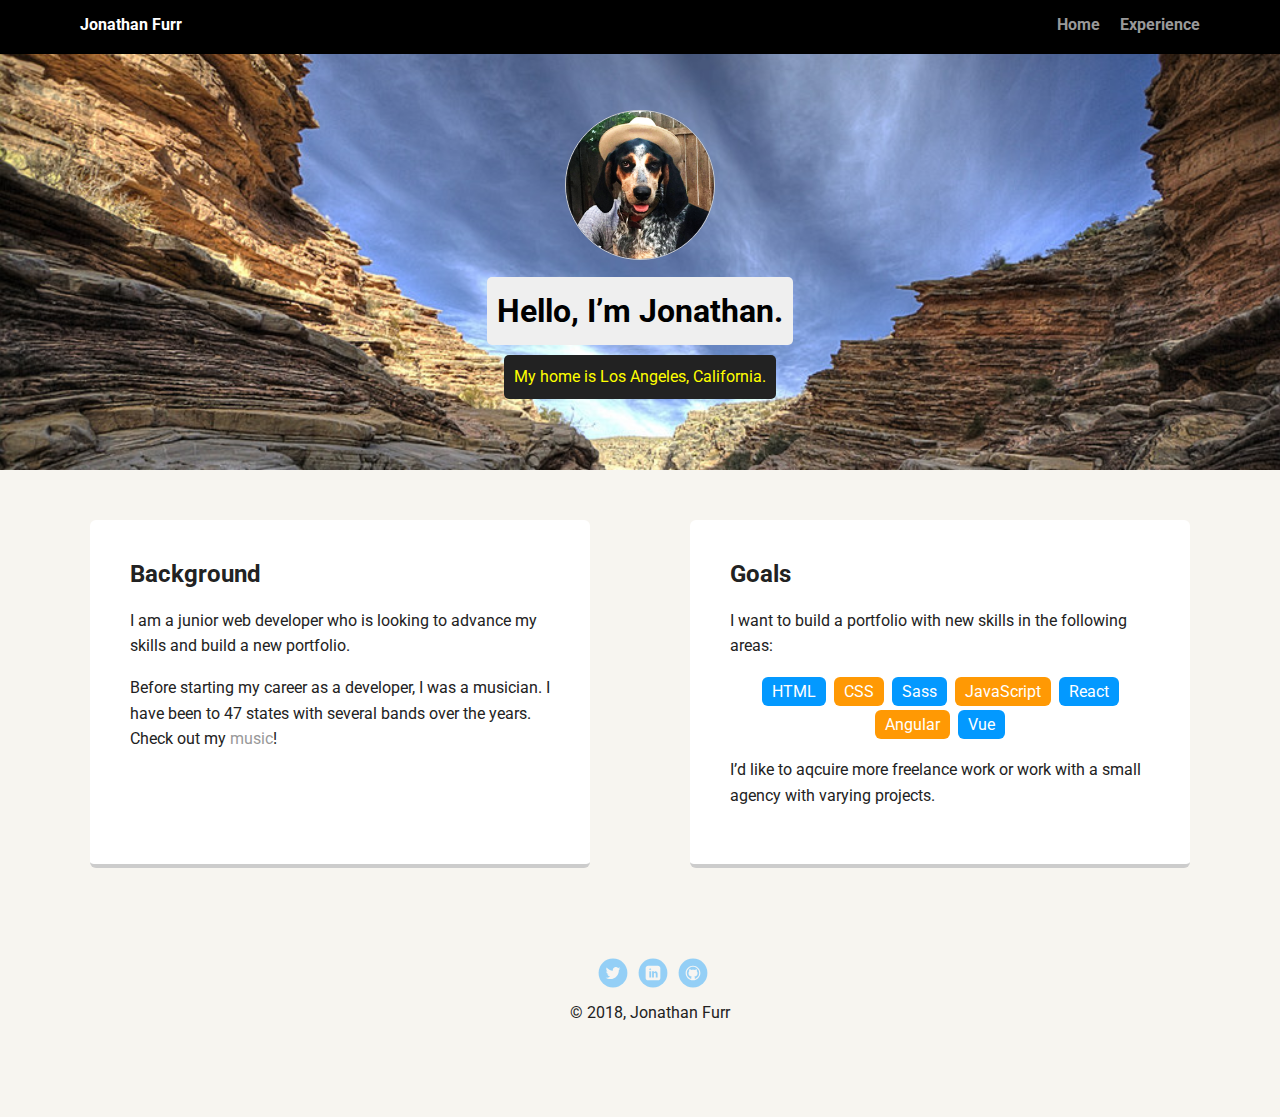
<file: index.html>
<!doctype html>
<html lang="en">

<head>
  <meta charset="utf-8">
  <title>Jonathan Furr's Profile</title>
  <meta name="viewport" content="width=device-width, initial-scale=1.0">
  <link rel="stylesheet" href="styles.css">
  <link href="https://fonts.googleapis.com/css?family=Muli%7CRoboto:400,300,500,700,900" rel="stylesheet">
</head>

<body>
  <div class="main-nav">
    <ul class="nav">
      <li class="name">Jonathan Furr</li>
      <li><a href="index.html">Home</a></li>
      <li><a href="experience.html">Experience</a></li>
    </ul>
  </div>
  <header>
    <img src="images/me.png" alt="Photo of Jonathan Furr and Birdie" class="profile-image">
    <h1 class="tag name">Hello, I’m Jonathan.</h1>
    <p class="tag location">My home is Los Angeles, California.</p>
  </header>
  <main class="flex">
    <div class="card">
      <h2>Background</h2>
      <p>I am a junior web developer who is looking to advance my skills and build a new portfolio.</p>
      <p>Before starting my career as a developer, I was a musician. I have been to 47 states with several bands over the years. Check out my <a href="http://tbirdandthebreaks.com">music</a>!</p>
    </div>
    <div class="card">
      <h2>Goals</h2>
      <p>I want to build a portfolio with new skills in the following areas:</p>
      <ul class="skills">
        <li>HTML</li>
        <li>CSS</li>
        <li>Sass</li>
        <li>JavaScript</li>
        <li>React</li>
        <li>Angular</li>
        <li>Vue</li>
      </ul>
      <p>I’d like to aqcuire more freelance work or work with a small agency with varying projects.</p>
    </div>
  </main>
  <footer>
    <ul>
      <li><a href="https://twitter.com/jonfurr" class="social twitter">Twitter</a></li>
      <li><a href="https://www.linkedin.com/in/jonathanfurr/" class="social linkedin">LinkedIn</a></li>
      <li><a href="https://github.com/jonfurr" class="social github">Github</a></li>
    </ul>
    <p class="copyright">&copy; 2018, Jonathan Furr</p>
  </footer>
</body>

</html>
</file>
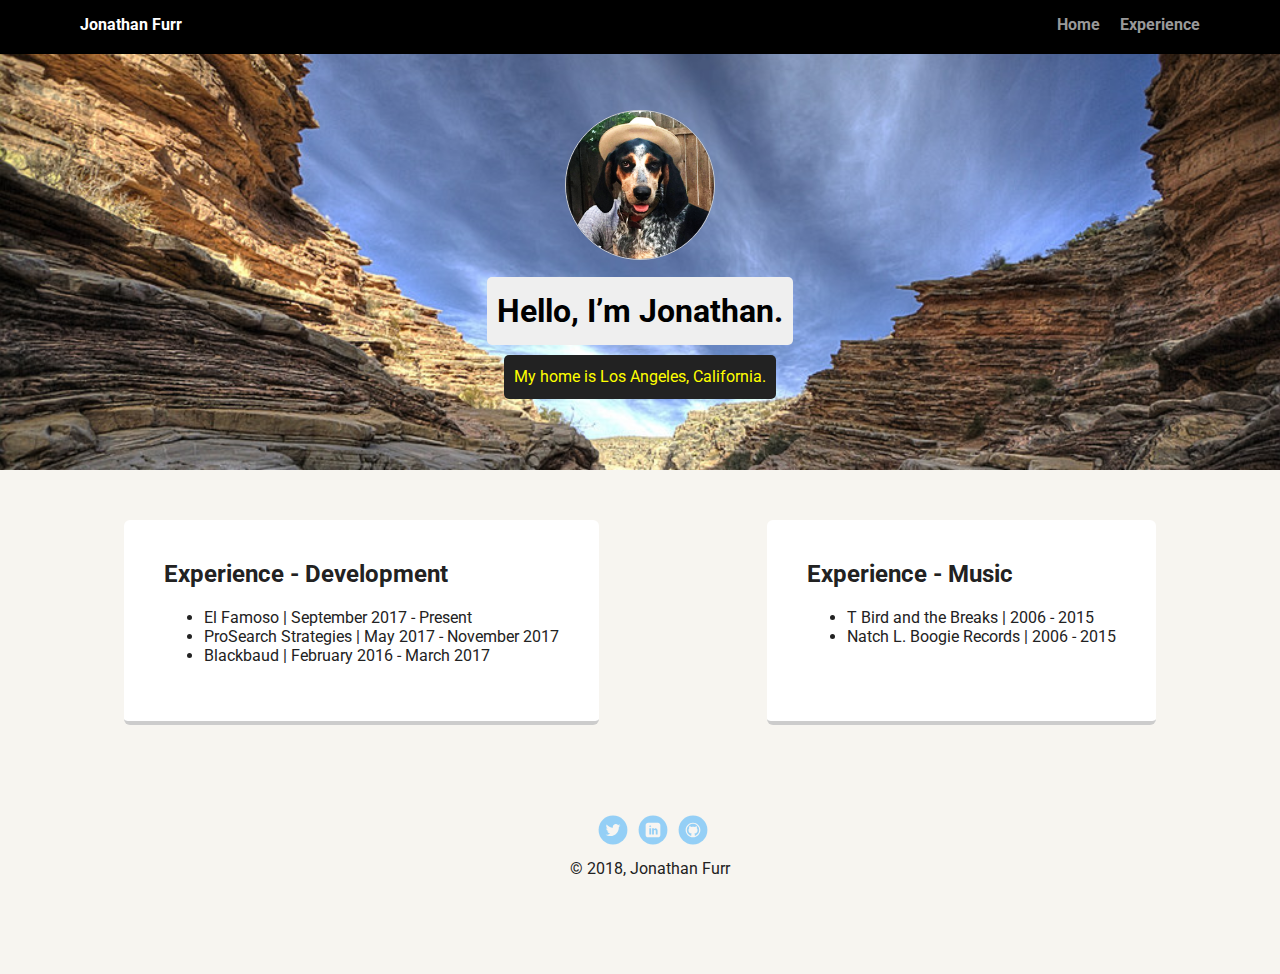
<file: experience.html>
<!doctype html>
<html lang="en">

<head>
  <meta charset="utf-8">
  <title>Jonathan Furr's Profile - Experience</title>
  <meta name="viewport" content="width=device-width, initial-scale=1.0">
  <link rel="stylesheet" href="styles.css">
  <link href="https://fonts.googleapis.com/css?family=Muli%7CRoboto:400,300,500,700,900" rel="stylesheet">
</head>

<body>
  <div class="main-nav">
    <ul class="nav">
      <li class="name">Jonathan Furr</li>
      <li><a href="index.html">Home</a></li>
      <li><a href="experience.html">Experience</a></li>
    </ul>
  </div>
  <header>
    <img src="images/me.png" alt="Photo of Jonathan Furr and Birdie" class="profile-image">
    <h1 class="tag name">Hello, I’m Jonathan.</h1>
    <p class="tag location">My home is Los Angeles, California.</p>
  </header>
  <main class="flex">
    <div class="card">
      <h2>Experience - Development</h2>
      <ul>
        <li>El Famoso | September 2017 - Present</li>
        <li>ProSearch Strategies | May 2017 - November 2017</li>
        <li>Blackbaud | February 2016 - March 2017</li>
      </ul>
    </div>
    <div class="card">
      <h2>Experience - Music</h2>
      <ul>
        <li>T Bird and the Breaks | 2006 - 2015</li>
        <li>Natch L. Boogie Records | 2006 - 2015</li>
      </ul>
    </div>
  </main>
  <footer>
    <ul>
      <li><a href="https://twitter.com/jonfurr" class="social twitter">Twitter</a></li>
      <li><a href="https://www.linkedin.com/in/jonathanfurr/" class="social linkedin">LinkedIn</a></li>
      <li><a href="https://github.com/jonfurr" class="social github">Github</a></li>
    </ul>
    <p class="copyright">&copy; 2018, Jonathan Furr</p>
  </footer>
</body>

</html>
</file>
<file: styles.css>
/* Global Layout Set-up */
* { 
  box-sizing: border-box;
}
  
body {
  margin: 0;
  padding: 0;
  text-align: center;
  font-family: 'Roboto', sans-serif;
  color: #222;
  background: #f7f5f0;
}
/* Link Styles */

a {
  text-decoration: none;
  color: #999;
}
a:hover {
  color: #6633ff;
}

/* Section Styles */

.main-nav {
  width: 100%;
  background: black;
  min-height: 30px;
  padding: 10px;
  position: fixed;
  text-align: center;
}
.nav {
  display: flex;
  justify-content: space-around;
  font-weight: 700;
  list-style-type: none;
  margin: 0 auto;
  padding: 0;
}

.nav .name {
    display: block;
    margin-right: auto;
    color: white;
}
.nav li {
  padding: 5px 10px 10px 10px;
}
.nav a {
  transition: all .5s;
}
.nav a:hover {
  color: white
}

header {
  text-align: center;
  background: url('images/bigbend.jpg') no-repeat top center ;
  background-size: cover;
  overflow: hidden;
  padding-top: 60px;
}
header {
  line-height: 1.5;
}
header .profile-image {
  margin-top: 50px;
  width: 150px;
  height: 150px;
  border-radius: 50%;
  border: 1px solid #cdcdcd;
  transition: all .35s;
}
header .profile-image:hover {
  transform: scale(1.1);
}
.tag {
  background-color: #efefef;
  color: black;
  padding: 10px;
  border-radius: 5px;
  display: table;
  margin: 10px auto;
} 
.location {
  background-color: #222;
  color: yellow;
}
.card {
  margin: 30px;
  padding: 20px 40px 40px;
  max-width: 500px;
  text-align: left;
  background: #fff;
  border-bottom: 4px solid #ccc;
  border-radius: 6px;
  transition: all .5s;
}
.card:hover {
  border-color: #ff99ff;
}

ul.skills {
  padding: 0;
  text-align: center;
}

.skills li {
  border-radius: 6px;
  display: inline-block;
  background: #ff9904;
  color: white;
  padding: 5px 10px;
  margin: 2px;
}

.skills li:nth-child(odd) {
  background: #0399ff;
}

footer {
  width: 100%;
  min-height: 30px;
  padding: 20px 0 40px 20px;
}

footer .copyright {
  top: -8px;
  font-size: .75em;
}

footer ul {
  list-style-type: none;
  margin: 0;
  padding: 0;
}

footer ul li {
  display: inline-block;
}

a.social {
  display: inline-block;
  text-indent: -9999px;
  margin-left: 5px;
  width: 30px;
  height: 30px;
  background-size: 30px 30px;
  opacity: .4;
  transition: all .5s;
}
a.twitter {
  background-image: url(images/twitter.svg);
}
a.linkedin {
  background-image: url(images/linkedin.svg);
}
a.github {
  background-image: url(images/github.svg);
}
a.social:hover {
  opacity: 1;
}
.clearfix {
  clear: both;
}

/* Styles for larger screens */
@media screen and (min-width: 720px) {
  
  .flex {
      display: -ms-flexbox;      /* TWEENER - IE 10 */
      display: flex; 
      max-width: 1200px;
      -ms-flex-pack: distribute;
      justify-content: space-around;
      margin: 0 auto;
  }

  header {
    min-height: 470px;
  }

  .nav {
    max-width: 1200px;
    padding: 0 30px;
  }


  main {
    padding-top: 20px;
  }

  main p {
    line-height: 1.6em;
  }

  footer {
    font-size: 1.3em;
    max-width: 1200px;
    margin: 40px auto;
  }

}
</file>
